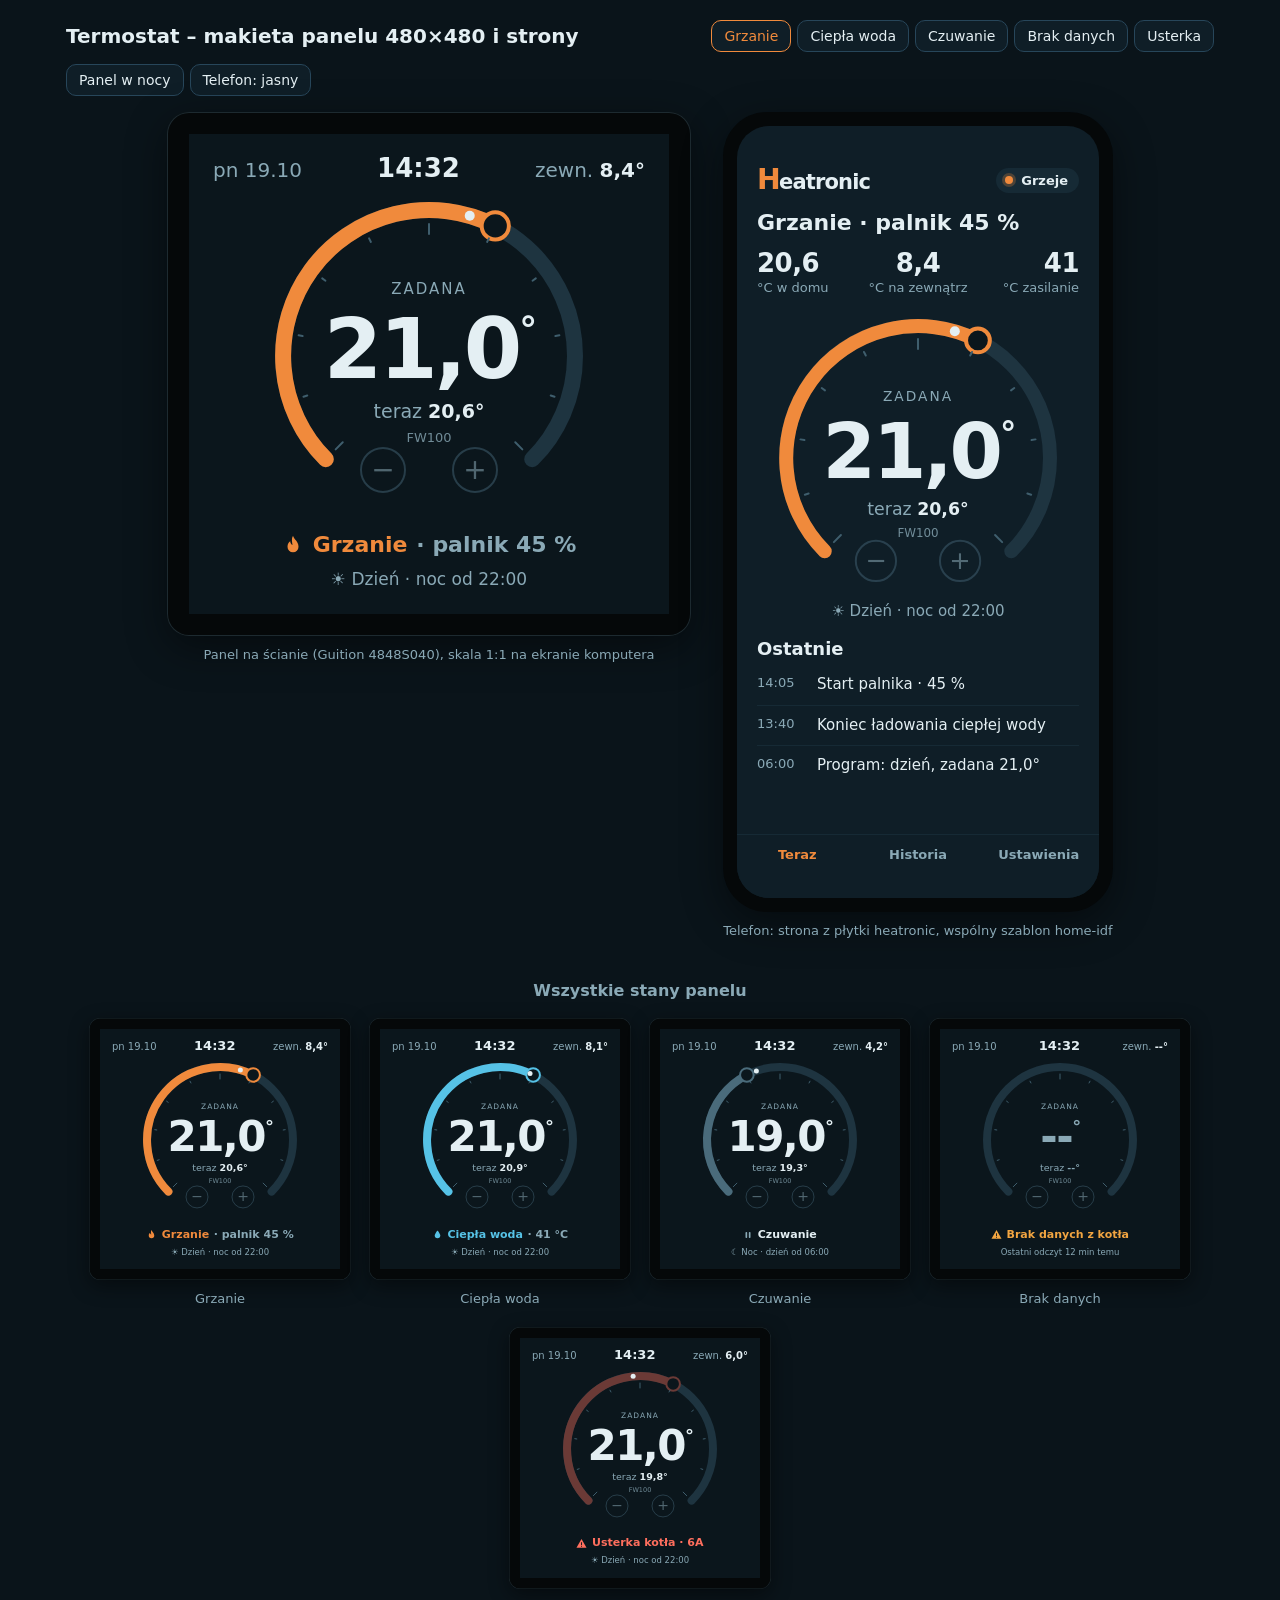
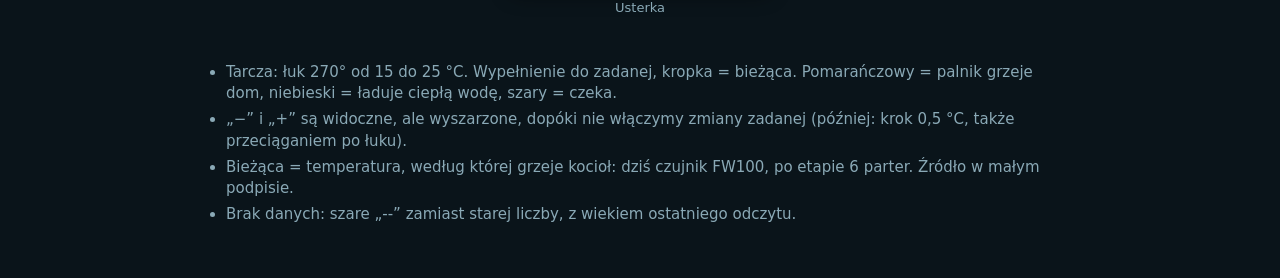
<file: design/views/thermostat/mockup/index.html>
<!doctype html>
<html lang="pl">
<head>
<meta charset="utf-8">
<meta name="viewport" content="width=device-width, initial-scale=1">
<title>Termostat – makieta</title>
<style>
  :root {
    --bg: #0f1e27; --panel: #162a35; --line: #27465a; --text: #e4eff3; --muted: #8aa9b6;
    --accent: #f08a3c; --heat: #f08a3c; --dhw: #56c2e6; --idle: #3b5868; --warn: #f2a541; --bad: #ff6f5e; --ok: #5fc98a;
    --round: ui-rounded, "SF Pro Rounded", system-ui, -apple-system, "Segoe UI", sans-serif;
    --font: system-ui, -apple-system, "Segoe UI", Roboto, sans-serif;
    --page: #0a141a;
  }
  :root[data-theme=light] {
    --bg: #f4f7f8; --panel: #e6eef1; --line: #c8d7de; --text: #13242d; --muted: #5d7783;
    --idle: #c3d2d9; --page: #dfe7ea;
  }
  * { box-sizing: border-box; }
  body { margin: 0; background: var(--page); color: var(--text); font: 15px/1.45 var(--font); font-variant-numeric: tabular-nums; }
  header.bar { max-width: 1180px; margin: 0 auto; padding: 20px 16px 8px; display: flex; flex-wrap: wrap; gap: 12px; align-items: center; justify-content: space-between; }
  header.bar h1 { font: 600 20px var(--round); margin: 0; }
  .ctl { display: flex; flex-wrap: wrap; gap: 6px; }
  .ctl button { border: 1px solid var(--line); background: var(--bg); color: var(--text); border-radius: 10px; padding: 7px 12px; font: 500 14px var(--font); cursor: pointer; }
  .ctl button[aria-pressed=true] { border-color: var(--accent); color: var(--accent); }
  .stage { max-width: 1180px; margin: 0 auto; padding: 8px 16px 40px; display: flex; flex-wrap: wrap; gap: 32px; align-items: flex-start; justify-content: center; }
  figure { margin: 0; }
  figcaption { color: var(--muted); font-size: 13px; margin-top: 10px; text-align: center; }

  /* Wall panel: 480x480 screen in an 86 mm module */
  .bezel { padding: 22px; border-radius: 22px; background: #050809; box-shadow: 0 12px 40px rgba(0,0,0,.45), inset 0 0 0 1px #1d2a30; }
  .screen { width: 480px; height: 480px; background: #0b161c; color: #e4eff3; position: relative; overflow: hidden; font-family: var(--round); }
  .screen.dim { filter: brightness(.35); }
  .screen .top { position: absolute; left: 24px; right: 24px; top: 16px; display: flex; justify-content: space-between; align-items: baseline; font-size: 20px; color: #8aa9b6; }
  .screen .top .clock { font-size: 26px; color: #e4eff3; font-weight: 600; }
  .screen .top .out b { color: #e4eff3; font-weight: 600; }
  .screen svg.dial { position: absolute; left: 76px; top: 58px; }
  .screen .lines { position: absolute; left: 24px; right: 24px; bottom: 22px; text-align: center; }
  .screen .state { font-size: 22px; font-weight: 600; display: flex; gap: 9px; justify-content: center; align-items: center; }
  .screen .prog { font-size: 17px; color: #8aa9b6; margin-top: 6px; }
  .scale { zoom: .5; }
  .strip { max-width: 1180px; margin: 0 auto; padding: 0 16px 40px; display: flex; flex-wrap: wrap; gap: 18px; justify-content: center; }
  .strip h2 { width: 100%; font: 600 16px var(--round); margin: 0; color: var(--muted); text-align: center; }

  /* Phone: the home-idf app shell, dial as the main view */
  .phone { width: 390px; height: 800px; border-radius: 44px; padding: 14px; background: #050809; box-shadow: 0 12px 40px rgba(0,0,0,.45); }
  .app { height: 100%; border-radius: 32px; background: var(--bg); overflow: hidden; position: relative; padding: 34px 20px 0; }
  .app .top { display: flex; justify-content: space-between; align-items: center; min-height: 40px; }
  .mark { font: 700 21px/1 var(--font); letter-spacing: -.04em; }
  .mark .p { color: var(--accent); font-size: 1.35em; text-transform: uppercase; letter-spacing: -.06em; }
  .pill { display: inline-flex; align-items: center; gap: 8px; padding: 5px 11px 5px 9px; border-radius: 999px; background: var(--panel); font: 600 13px var(--font); }
  .pill .dot { width: 8px; height: 8px; border-radius: 50%; background: var(--muted); }
  .pill[data-kind=heat] .dot { background: var(--heat); box-shadow: 0 0 0 3px rgba(240,138,60,.25); }
  .pill[data-kind=dhw] .dot { background: var(--dhw); }
  .pill[data-kind=ok] .dot { background: var(--ok); }
  .pill[data-kind=warn] .dot { background: var(--warn); }
  .pill[data-kind=bad] .dot { background: var(--bad); }
  h1.head { font: 600 22px/1.15 var(--round); margin: 10px 0 0; }
  .stats { display: grid; grid-template-columns: repeat(3, 1fr); gap: 8px; margin: 14px 0 0; }
  .stats > div:nth-child(2) { text-align: center; }
  .stats > div:nth-child(3) { text-align: right; }
  .num { font: 600 26px/1.1 var(--round); letter-spacing: -.02em; }
  .num.stale { color: var(--muted); }
  .unit { color: var(--muted); font-size: 13px; display: block; }
  .main-view { margin: 10px auto 0; display: flex; flex-direction: column; align-items: center; }
  .main-view .prog { color: var(--muted); font: 15px var(--round); margin-top: -6px; }
  h2.sec { font: 600 18px var(--round); margin: 18px 0 6px; }
  .events { list-style: none; margin: 0; padding: 0; }
  .events li { display: grid; grid-template-columns: 50px 1fr; gap: 10px; padding: 9px 0; border-top: 1px solid var(--panel); }
  .events li:first-child { border-top: 0; }
  .events time { color: var(--muted); font-size: 13px; }
  .tabs { position: absolute; left: 0; right: 0; bottom: 0; height: 64px; display: flex; border-top: 1px solid var(--panel); background: var(--bg); }
  .tabs span { flex: 1; text-align: center; padding-top: 12px; font: 600 13px var(--font); color: var(--muted); }
  .tabs span.on { color: var(--accent); }
  .notes { max-width: 860px; margin: 0 auto; padding: 0 16px 48px; color: var(--muted); }
  .notes li { margin: 4px 0; }
  @media (max-width: 560px) { .bezel { transform: scale(.66); transform-origin: top center; margin-bottom: -170px; } }
</style>
</head>
<body>
<header class="bar">
  <h1>Termostat – makieta panelu 480×480 i strony</h1>
  <div class="ctl" id="states"></div>
  <div class="ctl">
    <button id="night" aria-pressed="false">Panel w nocy</button>
    <button id="theme" aria-pressed="false">Telefon: jasny</button>
  </div>
</header>

<div class="stage">
  <figure>
    <div class="bezel"><div class="screen" id="panel"></div></div>
    <figcaption>Panel na ścianie (Guition 4848S040), skala 1:1 na ekranie komputera</figcaption>
  </figure>
  <figure>
    <div class="phone"><div class="app" id="phone"></div></div>
    <figcaption>Telefon: strona z płytki heatronic, wspólny szablon home-idf</figcaption>
  </figure>
</div>

<div class="strip" id="strip"><h2>Wszystkie stany panelu</h2></div>

<ul class="notes">
  <li>Tarcza: łuk 270° od 15 do 25 °C. Wypełnienie do zadanej, kropka = bieżąca. Pomarańczowy = palnik grzeje dom, niebieski = ładuje ciepłą wodę, szary = czeka.</li>
  <li>„−” i „+” są widoczne, ale wyszarzone, dopóki nie włączymy zmiany zadanej (później: krok 0,5 °C, także przeciąganiem po łuku).</li>
  <li>Bieżąca = temperatura, według której grzeje kocioł: dziś czujnik FW100, po etapie 6 parter. Źródło w małym podpisie.</li>
  <li>Brak danych: szare „--” zamiast starej liczby, z wiekiem ostatniego odczytu.</li>
</ul>

<script>
const STATES = {
  heat:  { label: 'Grzanie', set: 21.0, cur: 20.6, out: 8.4, flow: 41, burner: 45, mode: 'heat', prog: 'Dzień · noc od 22:00', progIcon: 'sun',
           head: 'Grzanie · palnik 45 %', pill: ['heat', 'Grzeje'] },
  dhw:   { label: 'Ciepła woda', set: 21.0, cur: 20.9, out: 8.1, flow: 72, burner: 100, mode: 'dhw', prog: 'Dzień · noc od 22:00', progIcon: 'sun',
           head: 'Ładuje ciepłą wodę · 41 °C', pill: ['dhw', 'Ciepła woda'] },
  idle:  { label: 'Czuwanie', set: 19.0, cur: 19.3, out: 4.2, flow: 27, burner: 0, mode: 'idle', prog: 'Noc · dzień od 06:00', progIcon: 'moon',
           head: 'Czuwanie · ciepło w domu', pill: ['ok', 'Czuwa'] },
  stale: { label: 'Brak danych', set: null, cur: null, out: null, flow: null, burner: null, mode: 'stale', prog: 'Ostatni odczyt 12 min temu', progIcon: '',
           head: 'Brak danych z kotła', pill: ['warn', 'Brak danych'] },
  fault: { label: 'Usterka', set: 21.0, cur: 19.8, out: 6.0, flow: 22, burner: 0, mode: 'fault', prog: 'Dzień · noc od 22:00', progIcon: 'sun',
           head: 'Usterka kotła · kod 6A', pill: ['bad', 'Usterka'] },
};
const MIN = 15, MAX = 25, A0 = 135, SPAN = 270;
const fmt = v => v == null ? '--' : v.toFixed(1).replace('.', ',');
const ang = v => A0 + (Math.min(MAX, Math.max(MIN, v)) - MIN) / (MAX - MIN) * SPAN;
const pt = (cx, cy, r, a) => [cx + r * Math.cos(a * Math.PI / 180), cy + r * Math.sin(a * Math.PI / 180)];
function arc(cx, cy, r, a1, a2) {
  const [x1, y1] = pt(cx, cy, r, a1), [x2, y2] = pt(cx, cy, r, a2);
  return `M${x1.toFixed(1)} ${y1.toFixed(1)} A${r} ${r} 0 ${a2 - a1 > 180 ? 1 : 0} 1 ${x2.toFixed(1)} ${y2.toFixed(1)}`;
}
const ICON = {
  flame: c => `<svg width="22" height="22" viewBox="0 0 24 24" fill="${c}"><path d="M12 2c1 4 6 6 6 12a6 6 0 0 1-12 0c0-3 1.5-5 3-6 0 2 1 3.5 2.5 4C11 9 10 5 12 2z"/></svg>`,
  tap:   c => `<svg width="22" height="22" viewBox="0 0 24 24" fill="${c}"><path d="M12 3s-6 7-6 11a6 6 0 0 0 12 0c0-4-6-11-6-11z"/></svg>`,
  pause: c => `<svg width="20" height="20" viewBox="0 0 24 24" fill="${c}"><rect x="6" y="5" width="4" height="14" rx="1.5"/><rect x="14" y="5" width="4" height="14" rx="1.5"/></svg>`,
  warn:  c => `<svg width="22" height="22" viewBox="0 0 24 24" fill="${c}"><path d="M12 2 1 21h22L12 2zm-1 7h2v6h-2V9zm0 8h2v2h-2v-2z"/></svg>`,
  sun:  '☀', moon: '☾',
};
const colorOf = m => ({ heat: 'var(--heat)', dhw: 'var(--dhw)', idle: '#5d7f90', stale: '#3b5868', fault: 'var(--bad)' })[m];

/* One dial for both renderings; size = SVG width */
function dial(s, size, opts = {}) {
  const c = size / 2, r = size / 2 - 18, sw = opts.stroke || 16;
  const track = opts.track || '#1e3440';
  const fill = s.mode === 'heat' ? 'var(--heat)' : s.mode === 'dhw' ? 'var(--dhw)' : s.mode === 'fault' ? '#6b3a36' : '#4a6b7b';
  let g = `<path d="${arc(c, c, r, A0, A0 + SPAN)}" stroke="${track}" stroke-width="${sw}" fill="none" stroke-linecap="round"/>`;
  if (s.set != null) {
    g += `<path d="${arc(c, c, r, A0, ang(s.set))}" stroke="${fill}" stroke-width="${sw}" fill="none" stroke-linecap="round"/>`;
    const [hx, hy] = pt(c, c, r, ang(s.set));
    g += `<circle cx="${hx}" cy="${hy}" r="${sw * .85}" fill="${opts.knob || '#0b161c'}" stroke="${fill}" stroke-width="4"/>`;
  }
  if (s.cur != null) {
    const [tx, ty] = pt(c, c, r, ang(s.cur));
    g += `<circle cx="${tx}" cy="${ty}" r="5" fill="${opts.text || '#e4eff3'}"/>`;
  }
  /* scale ticks at whole degrees */
  for (let v = MIN; v <= MAX; v++) {
    const [x1, y1] = pt(c, c, r - sw / 2 - 6, ang(v)), [x2, y2] = pt(c, c, r - sw / 2 - (v % 5 ? 10 : 16), ang(v));
    g += `<line x1="${x1}" y1="${y1}" x2="${x2}" y2="${y2}" stroke="${opts.muted || '#3f5e6d'}" stroke-width="2" stroke-linecap="round"/>`;
  }
  const t = opts.text || '#e4eff3', mu = opts.muted || '#8aa9b6', k = size / 328;
  g += `<text x="${c}" y="${c - 62 * k}" text-anchor="middle" fill="${mu}" font-size="${15 * k}" letter-spacing="2">ZADANA</text>`;
  g += `<text x="${c}" y="${c + 22 * k}" text-anchor="middle" fill="${s.set == null ? mu : t}" font-size="${84 * k}" font-weight="600" letter-spacing="-3">${fmt(s.set)}<tspan font-size="${36 * k}" dy="${-36 * k}">°</tspan></text>`;
  g += `<text x="${c}" y="${c + 62 * k}" text-anchor="middle" fill="${mu}" font-size="${19 * k}">teraz <tspan fill="${s.cur == null ? mu : t}" font-weight="600">${fmt(s.cur)}°</tspan></text>`;
  g += `<text x="${c}" y="${c + 86 * k}" text-anchor="middle" fill="${mu}" font-size="${13 * k}" opacity=".8">FW100</text>`;
  /* inactive − / + in the arc gap */
  const by = c + r * .78;
  for (const [dx, sym] of [[-46 * k, '−'], [46 * k, '+']]) {
    g += `<circle cx="${c + dx}" cy="${by}" r="${22 * k}" fill="none" stroke="${opts.muted || '#3f5e6d'}" stroke-width="2" opacity=".55"/>`;
    g += `<text x="${c + dx}" y="${by + 9 * k}" text-anchor="middle" fill="${mu}" opacity=".55" font-size="${28 * k}">${sym}</text>`;
  }
  return `<svg class="dial" width="${size}" height="${size}" viewBox="0 0 ${size} ${size}" font-family="ui-rounded, 'SF Pro Rounded', system-ui, sans-serif">${g}</svg>`;
}

function stateLine(s) {
  const col = colorOf(s.mode);
  if (s.mode === 'heat') return `${ICON.flame(col)}<span style="color:${col}">Grzanie</span><span style="color:#8aa9b6">· palnik ${s.burner} %</span>`;
  if (s.mode === 'dhw') return `${ICON.tap(col)}<span style="color:${col}">Ciepła woda</span><span style="color:#8aa9b6">· 41 °C</span>`;
  if (s.mode === 'idle') return `${ICON.pause('#8aa9b6')}<span>Czuwanie</span>`;
  if (s.mode === 'stale') return `${ICON.warn('var(--warn)')}<span style="color:var(--warn)">Brak danych z kotła</span>`;
  return `${ICON.warn(col)}<span style="color:${col}">Usterka kotła · 6A</span>`;
}

function panel(s) {
  return `<div class="top"><span>pn 19.10</span><span class="clock">14:32</span><span class="out">zewn. <b>${fmt(s.out)}°</b></span></div>
    ${dial(s, 328)}
    <div class="lines"><div class="state">${stateLine(s)}</div>
    <div class="prog">${s.progIcon ? ICON[s.progIcon] + ' ' : ''}${s.prog}</div></div>`;
}

function phone(s) {
  const light = document.documentElement.dataset.theme === 'light';
  const o = light ? { track: '#d6e2e7', knob: '#f4f7f8', text: '#13242d', muted: '#7d97a2', stroke: 14 } : { stroke: 14 };
  const num = (v, unit, d = 1) => `<div><span class="num${v == null ? ' stale' : ''}">${v == null ? '--' : v.toFixed(d).replace('.', ',')}</span><span class="unit">${unit}</span></div>`;
  const ev = s.mode === 'stale'
    ? [['14:20', 'Ostatni odczyt z kotła'], ['14:05', 'Start palnika']]
    : [['14:05', 'Start palnika · 45 %'], ['13:40', 'Koniec ładowania ciepłej wody'], ['06:00', 'Program: dzień, zadana 21,0°']];
  return `<div class="top"><span class="mark"><span class="p">h</span>eatronic</span><span class="pill" data-kind="${s.pill[0]}"><span class="dot"></span>${s.pill[1]}</span></div>
    <h1 class="head">${s.head}</h1>
    <div class="stats">${num(s.cur, '°C w domu')}${num(s.out, '°C na zewnątrz')}${num(s.flow, '°C zasilanie', 0)}</div>
    <div class="main-view">${dial(s, 300, o)}<div class="prog">${s.progIcon ? ICON[s.progIcon] + ' ' : ''}${s.prog}</div></div>
    <h2 class="sec">Ostatnie</h2>
    <ul class="events">${ev.map(([t, w]) => `<li><time>${t}</time><span>${w}</span></li>`).join('')}</ul>
    <div class="tabs"><span class="on">Teraz</span><span>Historia</span><span>Ustawienia</span></div>`;
}

let cur = 'heat';
function render() {
  const s = STATES[cur];
  document.getElementById('panel').innerHTML = panel(s);
  document.getElementById('phone').innerHTML = phone(s);
  document.querySelectorAll('#states button').forEach(b => b.setAttribute('aria-pressed', b.dataset.k === cur));
}
const bar = document.getElementById('states'), strip = document.getElementById('strip');
for (const [k, s] of Object.entries(STATES)) {
  const b = document.createElement('button'); b.textContent = s.label; b.dataset.k = k;
  b.onclick = () => { cur = k; render(); }; bar.append(b);
  const f = document.createElement('figure');
  f.innerHTML = `<div class="scale"><div class="bezel"><div class="screen">${panel(s)}</div></div></div><figcaption>${s.label}</figcaption>`;
  strip.append(f);
}
document.getElementById('night').onclick = e => {
  const on = e.target.getAttribute('aria-pressed') !== 'true';
  e.target.setAttribute('aria-pressed', on); document.getElementById('panel').classList.toggle('dim', on);
};
document.getElementById('theme').onclick = e => {
  const on = e.target.getAttribute('aria-pressed') !== 'true';
  e.target.setAttribute('aria-pressed', on); document.documentElement.dataset.theme = on ? 'light' : 'dark'; render();
};
render();
</script>
</body>
</html>
</file>
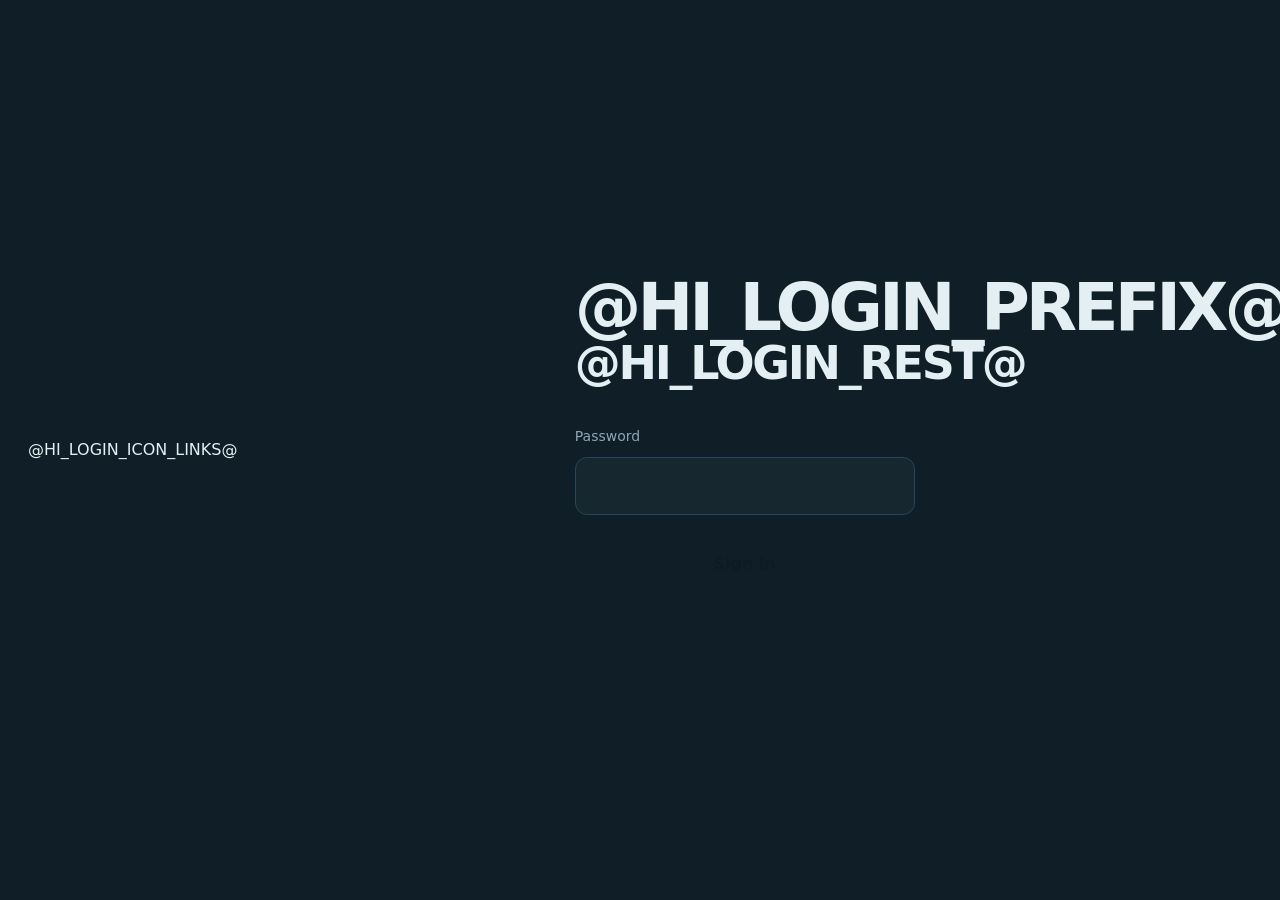
<file: web/login.html>
<!doctype html>
<html lang="en">
<head>
<meta charset="utf-8">
<meta name="viewport" content="width=device-width, initial-scale=1, viewport-fit=cover">
<meta name="theme-color" content="#0f1e27">
<meta name="color-scheme" content="dark">
<meta name="robots" content="noindex">
<meta name="mobile-web-app-capable" content="yes">
<meta name="apple-mobile-web-app-capable" content="yes">
<meta name="apple-mobile-web-app-status-bar-style" content="black-translucent">
<meta name="apple-mobile-web-app-title" content="@HI_LOGIN_NAME@">
@HI_LOGIN_ICON_LINKS@
<title>@HI_LOGIN_NAME@</title>
<style>
:root {
  --accent: @HI_LOGIN_ACCENT@;
  --bg: #0f1e27;
  --field: #16272f;
  --line: #27465a;
  --text: #e4eff3;
  --muted: #8aa9b6;
  --bad: #ffb4a9;
  --gap: 20px;
}
* { box-sizing: border-box; }
html, body { margin: 0; min-height: 100%; }
body {
  background: var(--bg); color: var(--text);
  font: 16px/1.5 system-ui, -apple-system, "Segoe UI", sans-serif;
  min-height: 100vh; min-height: 100dvh;
  display: flex; align-items: center;
  padding: calc(env(safe-area-inset-top) + 24px) 28px calc(env(safe-area-inset-bottom) + 24px);
}
form { width: 100%; max-width: 340px; margin: 0 auto; }
h1 { margin: 0 0 40px; font: 700 46px/.98 system-ui, sans-serif; letter-spacing: -.05em; }
h1 .p, h1 .h { color: var(--accent); font-size: 1.45em; letter-spacing: -.06em; }
h1 .p { text-transform: uppercase; }
h1 .h { opacity: .45; vertical-align: .06em; }
h1 .r { display: block; color: var(--text); }
label { display: block; margin: 0 0 10px; font-size: 14px; color: var(--muted); }
/* One rule for both controls: this is what keeps them the same height. */
input, button { width: 100%; font: inherit; border-radius: 12px; padding: 16px; border: 1px solid transparent; }
input { color: inherit; border-color: var(--line); background: var(--field); }
button { margin-top: var(--gap); font-weight: 600; background: var(--accent); color: #0d1c24; cursor: pointer; }
button:disabled { opacity: .55; cursor: default; }
:focus-visible { outline: 2px solid var(--accent); outline-offset: 2px; }
#message { min-height: 1.4em; margin: 16px 0 0; font-size: 14px; color: var(--bad); }
</style>
</head>
<body>
<form id="form">
  <h1><span class="p">@HI_LOGIN_PREFIX@</span><span class="h">@HI_LOGIN_HYPHEN@</span><span class="r">@HI_LOGIN_REST@</span></h1>
  <label for="password">Password</label>
  <input id="password" type="password" autocomplete="current-password" required autofocus>
  <button id="submit">Sign in</button>
  <p id="message" role="alert"></p>
</form>
<script>
"use strict";
const form = document.getElementById("form");
const button = document.getElementById("submit");
const message = document.getElementById("message");
let wait = 0;

function countdown(ms) {
  clearInterval(wait);
  const until = Date.now() + ms;
  button.disabled = true;
  const tick = () => {
    const left = Math.ceil((until - Date.now()) / 1000);
    if (left <= 0) { clearInterval(wait); button.disabled = false; message.textContent = ""; return; }
    message.textContent = `Wrong password. Try again in ${left} s.`;
  };
  tick();
  wait = setInterval(tick, 250);
}

form.addEventListener("submit", async e => {
  e.preventDefault();
  button.disabled = true;
  message.textContent = "";
  try {
    const r = await fetch("/api/login", {
      method: "POST", headers: {"Content-Type": "application/json"},
      body: JSON.stringify({password: document.getElementById("password").value}),
    });
    if (r.ok) { location.replace("/"); return; }
    const data = await r.json().catch(() => ({}));
    if (data.retry_after_ms) { countdown(data.retry_after_ms); return; }
    message.textContent = data.error === "login_disabled" ? "Sign-in is turned off on this device." : "Sign-in failed.";
  } catch (err) {
    message.textContent = "Can’t reach the device.";
  }
  button.disabled = false;
});
</script>
</body>
</html>
</file>
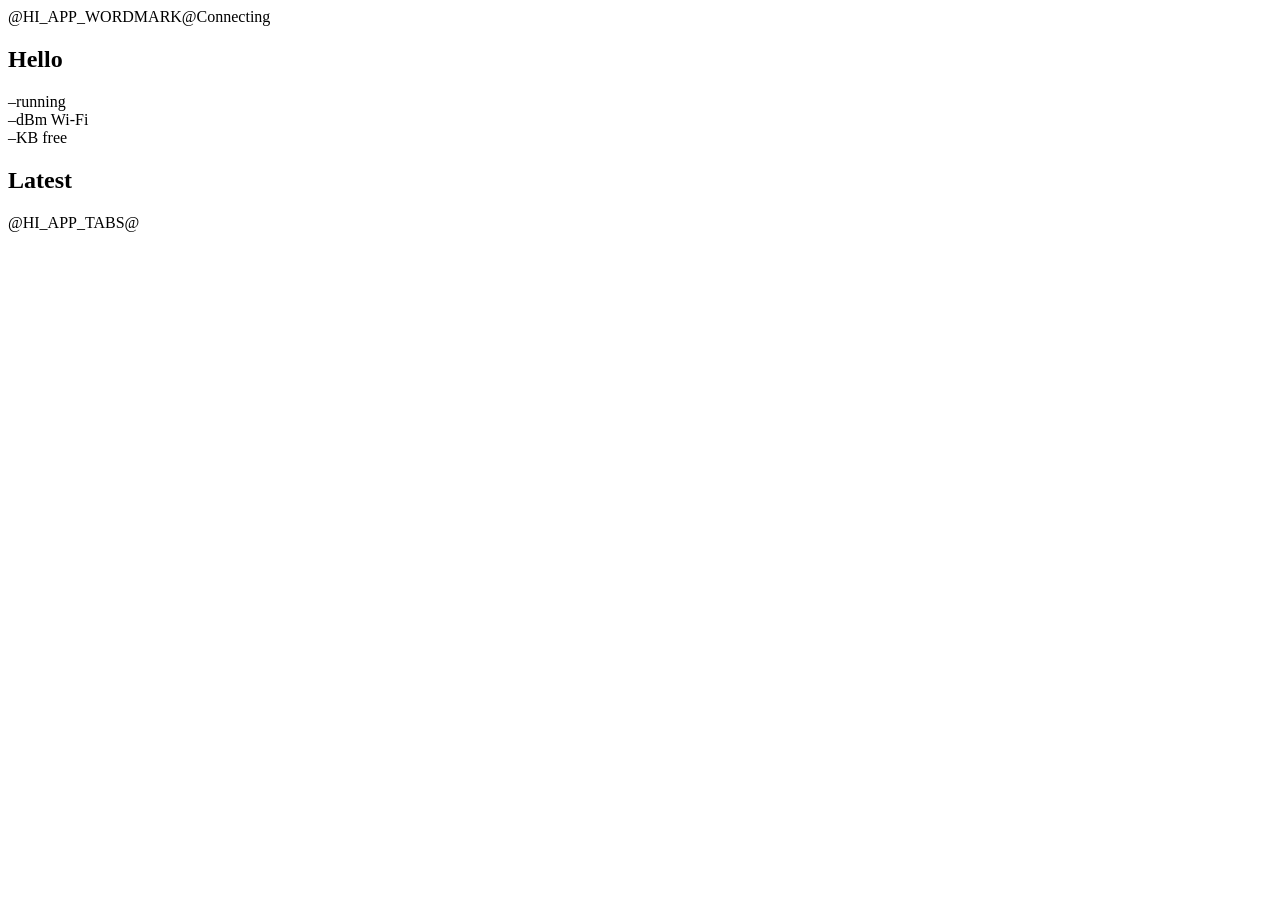
<file: examples/minimal/web/app.html>
<!doctype html>
<html lang="en">
<head>
<meta charset="utf-8">
<meta name="viewport" content="width=device-width, initial-scale=1, viewport-fit=cover">
<title>@HI_APP_NAME@</title>
<style>
@HI_APP_CSS@
</style>
</head>
<body>
<main>
  <section id="live" class="tab">
    <header class="top">@HI_APP_WORDMARK@<span class="pill" id="pill"><span class="dot"></span><span>Connecting</span></span></header>
    <h1 class="head">Hello</h1>
    <div class="stats">
      <div><span class="num" id="uptime">–</span><span class="unit">running</span></div>
      <div><span class="num" id="rssi">–</span><span class="unit">dBm Wi-Fi</span></div>
      <div><span class="num" id="heap">–</span><span class="unit">KB free</span></div>
    </div>
    <h2 class="sec">Latest</h2>
    <ul class="events" id="latest"></ul>
  </section>
  <section id="history" class="tab" hidden><h1 class="page">History</h1><ul class="events" id="events"></ul></section>
  <section id="settings" class="tab" hidden>
    <h1 class="page">Settings</h1>
    <h2 class="sec">Device</h2><ul class="list" id="device"></ul>
    <ul class="list" style="margin-top:16px"><li><div class="k">Sign out</div><button class="plain danger" type="button" id="logout">Sign out</button></li></ul>
  </section>
</main>
<div class="dock" id="dock"><div id="demoSwipe"></div></div>
@HI_APP_TABS@
<script>
"use strict";
@HI_APP_JS@
const log = [];
hi.tabs();
hi.swipe($("demoSwipe"), {text: "Slide to log an event", onFire: () => {
  log.unshift({ts: Date.now() / 1000, what: "Slid to the end", small: "nothing is sent"});
  hi.events($("latest"), log.slice(0, 3));
  hi.events($("events"), log);
}});
(async () => {
  await hi.session();
  const s = await hi.api("/api/hello");
  hi.pill($("pill"), "ok", "Online");
  $("uptime").textContent = hi.uptime(s.uptime_s);
  $("rssi").textContent = s.wifi.connected ? s.wifi.rssi : "–";
  $("heap").textContent = s.heap_kb.free;
  hi.rows($("device"), [["Version", s.version, ""], ["Last restart", s.reset_reason, ""]]);
})();
$("logout").onclick = async () => { try { await hi.api("/api/logout", {}); } finally { location.reload(); } };
</script>
</body>
</html>
</file>
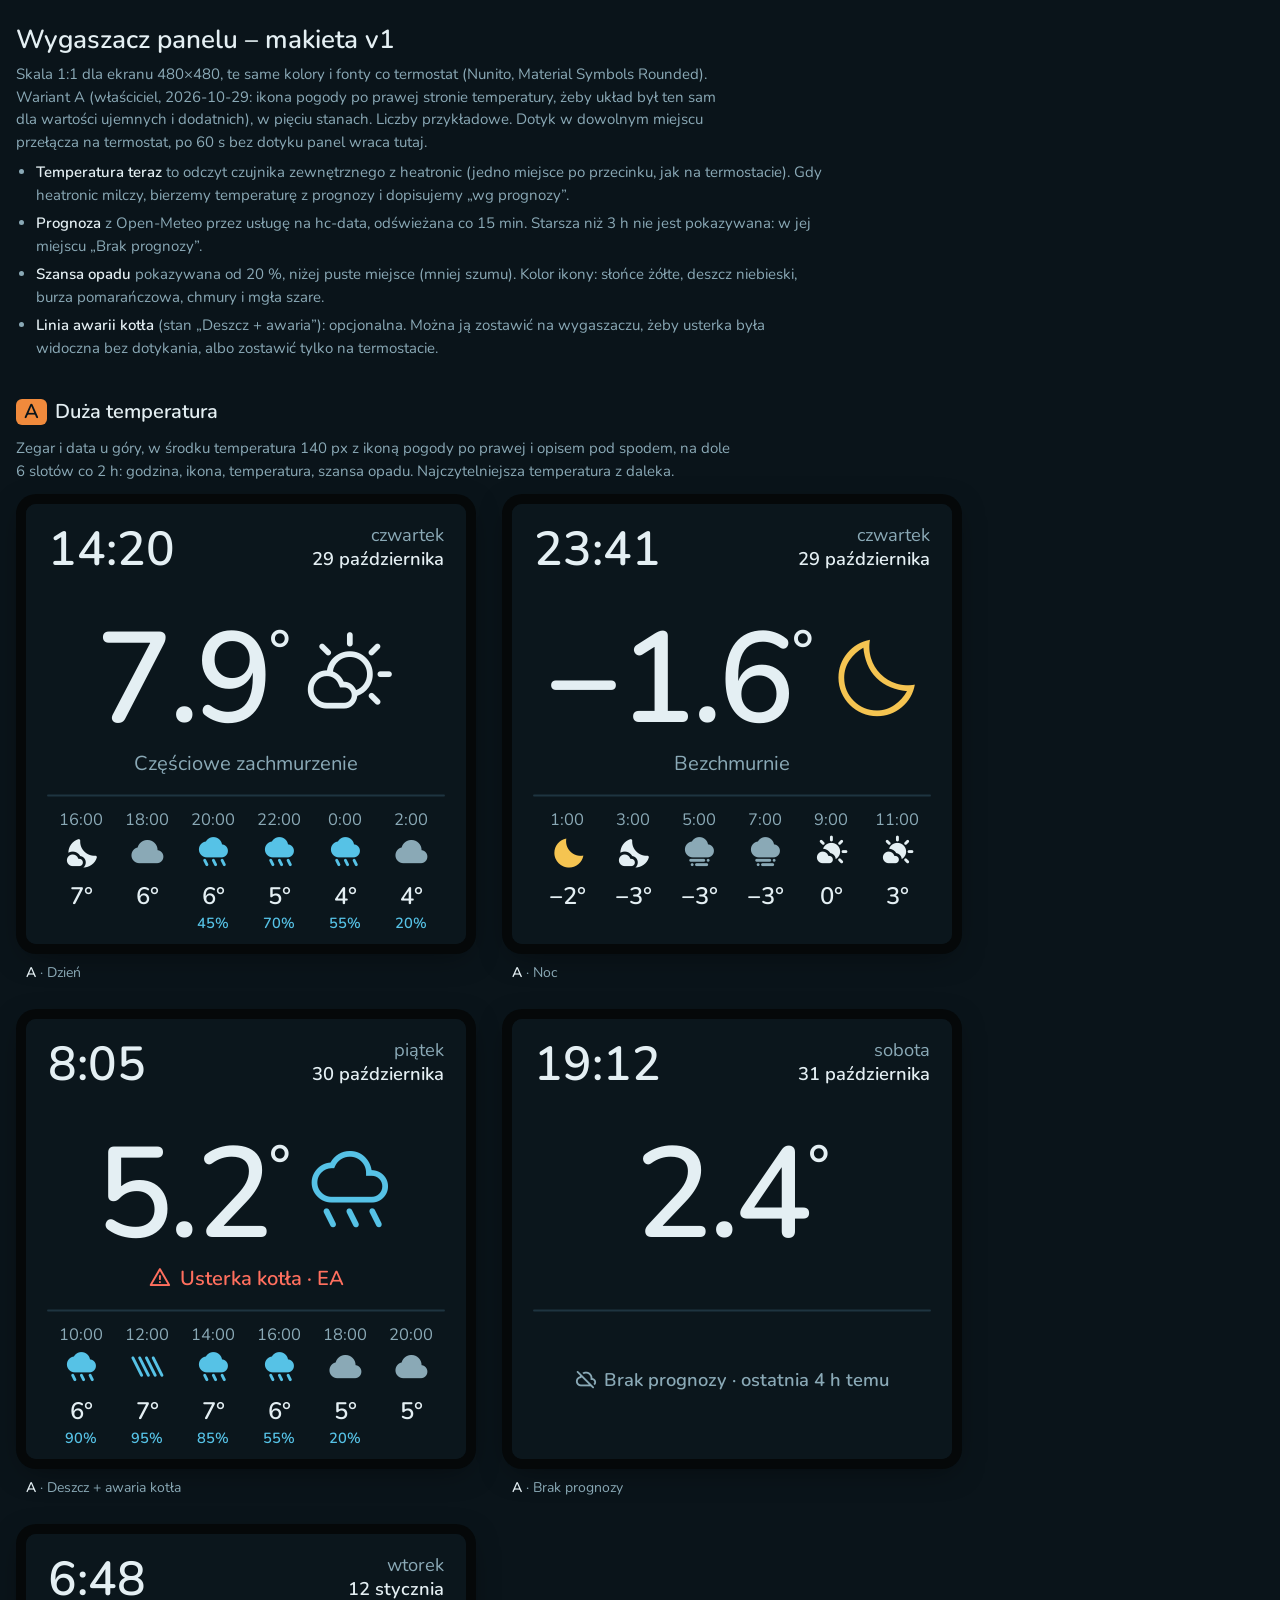
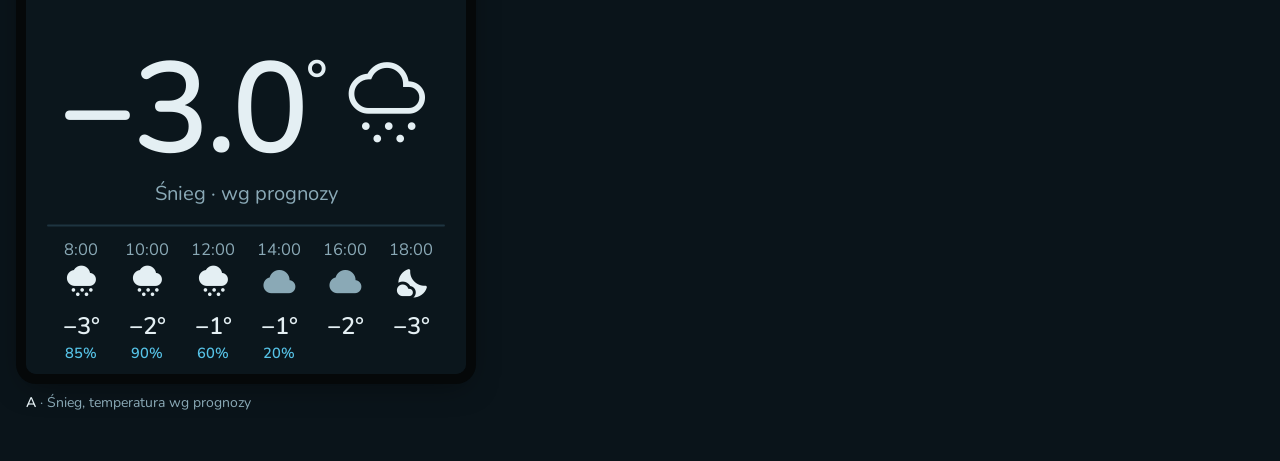
<file: design/views/weather/mockup/panel-v1.html>
<!doctype html>
<html lang="pl">
<head>
<meta charset="utf-8">
<meta name="viewport" content="width=device-width, initial-scale=1">
<title>Wygaszacz v1</title>
<link rel="preconnect" href="https://fonts.googleapis.com">
<link rel="preconnect" href="https://fonts.gstatic.com" crossorigin>
<link rel="stylesheet" href="https://fonts.googleapis.com/css2?family=Nunito:wght@400;600&display=block">
<link rel="stylesheet" href="https://fonts.googleapis.com/css2?family=Material+Symbols+Rounded:opsz,wght,FILL,GRAD@24,400,1,0&display=block">
<style>
/* Ciemno celowo: panel jest ciemny, strona wokół też (paleta home-idf). */
:root {
  --page: #0a141a; --line: #27465a; --text: #e4eff3; --muted: #8aa9b6; --accent: #f08a3c;
  --face: "Nunito", ui-rounded, system-ui, sans-serif;
  color-scheme: dark;
}
* { box-sizing: border-box; }
body { margin: 0; background: var(--page); color: var(--text); font: 15px/1.5 var(--face); padding: 24px 16px 48px; }
main { max-width: 2560px; margin: 0 auto; display: grid; gap: 40px; }
h1 { font: 600 26px/1.2 var(--face); margin: 0; }
h2 { font: 600 20px/1.3 var(--face); margin: 0; }
p { margin: 0; max-width: 80ch; color: var(--muted); }
p b { color: var(--text); font-weight: 600; }
section { display: grid; gap: 12px; }
.row { display: grid; grid-template-columns: repeat(auto-fill, minmax(min(100%, 300px), 460px)); gap: 26px; }
figure { margin: 0; display: grid; gap: 8px; min-width: 0; }
figure svg { display: block; width: calc(100% - 20px); max-width: 460px; height: auto; margin: 10px;
             border-radius: 10px; box-shadow: 0 0 0 10px #050809, 0 8px 30px rgba(0,0,0,.5); }
figcaption { font-size: 14px; color: var(--muted); padding-inline: 10px; }
figcaption b { color: var(--text); font-weight: 600; }
.tag { display: inline-block; font-weight: 600; color: var(--page); background: var(--accent); border-radius: 6px;
       padding: 0 8px; margin-right: 8px; }
svg text { font-family: "Nunito"; }
svg text.i { font-family: "Material Symbols Rounded"; font-weight: 400;
             font-variation-settings: "FILL" 1, "wght" 400, "GRAD" 0, "opsz" 24; }
ul { margin: 0; padding-left: 20px; color: var(--muted); max-width: 90ch; display: grid; gap: 6px; }
ul b { color: var(--text); font-weight: 600; }
</style>
</head>
<body>
<main>
  <header style="display:grid;gap:8px">
    <h1>Wygaszacz panelu – makieta v1</h1>
    <p>Skala 1:1 dla ekranu 480×480, te same kolory i fonty co termostat (Nunito, Material Symbols Rounded). Wariant A
       (właściciel, 2026-10-29: ikona pogody po prawej stronie temperatury, żeby układ był ten sam dla wartości ujemnych
       i dodatnich), w pięciu stanach. Liczby przykładowe. Dotyk w dowolnym miejscu przełącza na termostat, po 60 s bez
       dotyku panel wraca tutaj.</p>
    <ul>
      <li><b>Temperatura teraz</b> to odczyt czujnika zewnętrznego z heatronic (jedno miejsce po przecinku, jak na
          termostacie). Gdy heatronic milczy, bierzemy temperaturę z prognozy i dopisujemy „wg prognozy”.</li>
      <li><b>Prognoza</b> z Open-Meteo przez usługę na hc-data, odświeżana co 15 min. Starsza niż 3 h nie jest
          pokazywana: w jej miejscu „Brak prognozy”.</li>
      <li><b>Szansa opadu</b> pokazywana od 20 %, niżej puste miejsce (mniej szumu). Kolor ikony: słońce żółte, deszcz
          niebieski, burza pomarańczowa, chmury i mgła szare.</li>
      <li><b>Linia awarii kotła</b> (stan „Deszcz + awaria”): opcjonalna. Można ją zostawić na wygaszaczu, żeby usterka
          była widoczna bez dotykania, albo zostawić tylko na termostacie.</li>
    </ul>
  </header>
  <div id="variants" style="display:grid;gap:44px"></div>
</main>

<script>
const T = {bg: "#0b161c", line: "#27465a", sep: "#1e3440", text: "#e4eff3", muted: "#8aa9b6", dhw: "#56c2e6",
           warn: "#f2a541", bad: "#ff6f5e", sun: "#f5c451"};

/* WMO weather_code (Open-Meteo) -> icon by day / by night, colour, Polish text. Goes to view.json later. */
const WMO = [
  [[0], "sunny", "clear_night", "sun", "Bezchmurnie"],
  [[1], "partly_cloudy_day", "partly_cloudy_night", "text", "Przeważnie pogodnie"],
  [[2], "partly_cloudy_day", "partly_cloudy_night", "text", "Częściowe zachmurzenie"],
  [[3], "cloud", "cloud", "muted", "Pochmurno"],
  [[45, 48], "foggy", "foggy", "muted", "Mgła"],
  [[51, 53, 55], "rainy_light", "rainy_light", "dhw", "Mżawka"],
  [[56, 57, 66, 67], "weather_mix", "weather_mix", "dhw", "Marznący deszcz"],
  [[61, 63, 80, 81], "rainy", "rainy", "dhw", "Deszcz"],
  [[65, 82], "rainy_heavy", "rainy_heavy", "dhw", "Ulewa"],
  [[71, 73, 75, 77, 85, 86], "weather_snowy", "weather_snowy", "text", "Śnieg"],
  [[95, 96, 99], "thunderstorm", "thunderstorm", "warn", "Burza"],
];
function wx(code, day) {
  const r = WMO.find(r => r[0].includes(code)) || WMO[3];
  return {icon: day ? r[1] : r[2], color: T[r[3]] , text: r[4]};
}

/* ---- sample states ---- */
const isDay = h => h >= 7 && h < 16;
function hours(start, temps, codes, pops, mm) {
  return temps.map((t, i) => {
    const h = (start + i) % 24;
    return {h, t, code: codes[i], day: isDay(h), pop: pops[i], mm: mm ? mm[i] : 0};
  });
}
const STATES = [
  {name: "Dzień", clock: "14:20", dow: "czwartek", date: "29 października", out: 7.9, src: "sensor",
   now: {code: 2, day: true},
   hours: hours(15, [7.6, 7.4, 7.0, 6.4, 5.9, 5.5, 5.0, 4.7, 4.4, 4.2, 4.0, 3.8, 3.6],
                [2, 2, 3, 3, 3, 61, 61, 61, 63, 61, 3, 3, 3],
                [5, 5, 10, 15, 20, 45, 60, 70, 75, 55, 30, 20, 10])},
  {name: "Noc", clock: "23:41", dow: "czwartek", date: "29 października", out: -1.6, src: "sensor",
   now: {code: 0, day: false},
   hours: hours(0, [-1.8, -2.1, -2.4, -2.8, -3.0, -3.2, -3.1, -2.6, -1.4, 0.2, 1.6, 2.8, 3.5],
                [0, 0, 0, 1, 45, 45, 45, 45, 1, 1, 2, 2, 2],
                [0, 0, 0, 0, 5, 5, 5, 5, 0, 0, 0, 0, 5])},
  {name: "Deszcz + awaria kotła", clock: "8:05", dow: "piątek", date: "30 października", out: 5.2, src: "sensor",
   now: {code: 63, day: true}, alert: {icon: "warning", text: "Usterka kotła · EA", color: T.bad},
   hours: hours(9, [5.4, 5.8, 6.3, 6.9, 7.2, 7.0, 6.6, 6.1, 5.7, 5.3, 5.0, 4.8, 4.6],
                [63, 63, 63, 65, 65, 63, 61, 61, 3, 3, 3, 3, 2],
                [90, 90, 85, 95, 95, 85, 70, 55, 30, 20, 15, 10, 10])},
  {name: "Brak prognozy", clock: "19:12", dow: "sobota", date: "31 października", out: 2.4, src: "sensor",
   now: null, hours: null, forecastAge: "4 h"},
  {name: "Śnieg, temperatura wg prognozy", clock: "6:48", dow: "wtorek", date: "12 stycznia", out: -3.0, src: "forecast",
   now: {code: 73, day: false},
   hours: hours(7, [-3.1, -2.8, -2.4, -1.9, -1.5, -1.2, -1.0, -1.1, -1.5, -2.0, -2.6, -3.1, -3.5],
                [73, 73, 75, 75, 73, 71, 71, 3, 3, 3, 2, 1, 0],
                [80, 85, 90, 90, 80, 60, 40, 20, 10, 10, 5, 5, 0])},
];

/* ---- drawing helpers (SVG text positions are baselines, as LVGL's at_baseline) ---- */
const f = n => (+n).toFixed(1);
const num = (v, d = 1) => (v < 0 ? "−" : "") + Math.abs(v).toFixed(d);
const esc = s => s.replace(/&/g, "&amp;").replace(/</g, "&lt;");
const txt = (x, y, size, w, fill, s, a = "start", extra = "") =>
  `<text x="${f(x)}" y="${f(y)}" font-size="${size}" font-weight="${w}" fill="${fill}" text-anchor="${a}" ${extra}>${esc(s)}</text>`;
const icon = (x, y, size, fill, name, a = "middle") =>
  `<text class="i" x="${f(x)}" y="${f(y)}" font-size="${size}" fill="${fill}" text-anchor="${a}">${name}</text>`;
const line = (x1, y1, x2, y2, c = T.sep, w = 2) =>
  `<line x1="${x1}" y1="${y1}" x2="${x2}" y2="${y2}" stroke="${c}" stroke-width="${w}" stroke-linecap="round"/>`;
/* a group centred on cx after the fonts are in (measured, see centre()) */
const centred = (cx, inner) => `<g data-cx="${cx}">${inner}</g>`;
const hh = h => `${h}:00`;
const slots = s => s.hours ? [1, 3, 5, 7, 9, 11].map(i => s.hours[i]) : null;
const popText = p => p >= 20 ? `${p}%` : "";

/* the big temperature: number + raised ° */
function bigTemp(x, y, size, s, a = "start", ls = -4, w = null, iconSize = 0, gap = 0) {
  const ic = w ? `<tspan class="i" font-family="Material Symbols Rounded" font-weight="400" font-size="${iconSize}" ` +
                 `letter-spacing="0" fill="${w.color}" dx="${gap}" dy="${f(size * 0.4 - 2)}">${w.icon}</tspan>` : "";
  return `<text x="${f(x)}" y="${f(y)}" font-size="${size}" font-weight="600" fill="${T.text}" text-anchor="${a}" ` +
         `letter-spacing="${ls}">${num(s.out)}<tspan font-size="${Math.round(size * 0.45)}" dy="${f(-size * 0.4)}">°</tspan>${ic}</text>`;
}
/* the line under the big temperature: the boiler's fault (optional), else the weather in words (+ source) */
function caption(cx, y, size, s, a = "middle") {
  if (s.alert) {
    return `<text x="${f(cx)}" y="${f(y)}" font-size="${size}" font-weight="600" fill="${s.alert.color}" text-anchor="${a}">` +
           `<tspan class="i" font-family="Material Symbols Rounded" font-weight="400" font-size="${size + 4}" dy="4">${s.alert.icon}</tspan>` +
           `<tspan dx="8" dy="-4">${esc(s.alert.text)}</tspan></text>`;
  }
  if (!s.now) return "";                       // the forecast's own line says why
  const w = wx(s.now.code, s.now.day);
  const src = s.src === "forecast" ? " · wg prognozy" : "";
  return txt(cx, y, size, 400, T.muted, w.text + src, a);
}
function noForecast(cx, y, s) {
  return `<text x="${cx}" y="${y}" font-size="20" font-weight="600" fill="${T.muted}" text-anchor="middle">` +
         `<tspan class="i" font-family="Material Symbols Rounded" font-weight="400" font-size="24" dy="5">cloud_off</tspan>` +
         `<tspan dx="8" dy="-5">Brak prognozy · ostatnia ${s.forecastAge} temu</tspan></text>`;
}
const screen = inner => `<svg viewBox="0 0 480 480" role="img"><rect width="480" height="480" fill="${T.bg}"/>${inner}</svg>`;

/* ---- A: big temperature, strip of 6 slots every 2 h ---- */
function A(s) {
  let g = txt(24, 66, 52, 600, T.text, s.clock) +
          txt(456, 40, 20, 400, T.muted, s.dow, "end") + txt(456, 66, 20, 600, T.text, s.date, "end");
  const w = s.now && wx(s.now.code, s.now.day);
  g += centred(240, bigTemp(0, 238, 140, s, "start", -4, w, 100, 18));
  g += caption(240, 290, 22, s);
  g += line(24, 318, 456, 318);
  if (!s.hours) return g + noForecast(240, 400, s);
  slots(s).forEach((h, i) => {
    const x = 60 + 72 * i, w = wx(h.code, h.day);
    g += txt(x, 350, 18, 400, T.muted, hh(h.h), "middle");
    g += icon(x, 398, 38, w.color, w.icon);
    g += txt(x, 436, 26, 600, T.text, num(h.t, 0) + "°", "middle");
    g += txt(x, 462, 16, 600, T.dhw, popText(h.pop), "middle");
  });
  return g;
}

const VARIANTS = [
  ["A", "Duża temperatura", A, "Zegar i data u góry, w środku temperatura 140 px z ikoną pogody po prawej i opisem pod spodem, na dole 6 " +
   "slotów co 2 h: godzina, ikona, temperatura, szansa opadu. Najczytelniejsza temperatura z daleka."],
];

document.getElementById("variants").innerHTML = VARIANTS.map(([id, name, fn, desc]) =>
  `<section><h2><span class="tag">${id}</span>${name}</h2><p>${desc}</p><div class="row">` +
  STATES.map(s => `<figure>${screen(fn(s))}<figcaption><b>${id}</b> · ${s.name}</figcaption></figure>`).join("") +
  `</div></section>`).join("");

/* centre the measured groups once the fonts are in */
function centre() {
  document.querySelectorAll("g[data-cx]").forEach(g => {
    g.removeAttribute("transform");
    const b = g.getBBox();
    g.setAttribute("transform", `translate(${f(+g.dataset.cx - b.x - b.width / 2)} 0)`);
  });
}
document.fonts.ready.then(centre);
setTimeout(centre, 1500);
</script>
</body>
</html>
</file>
